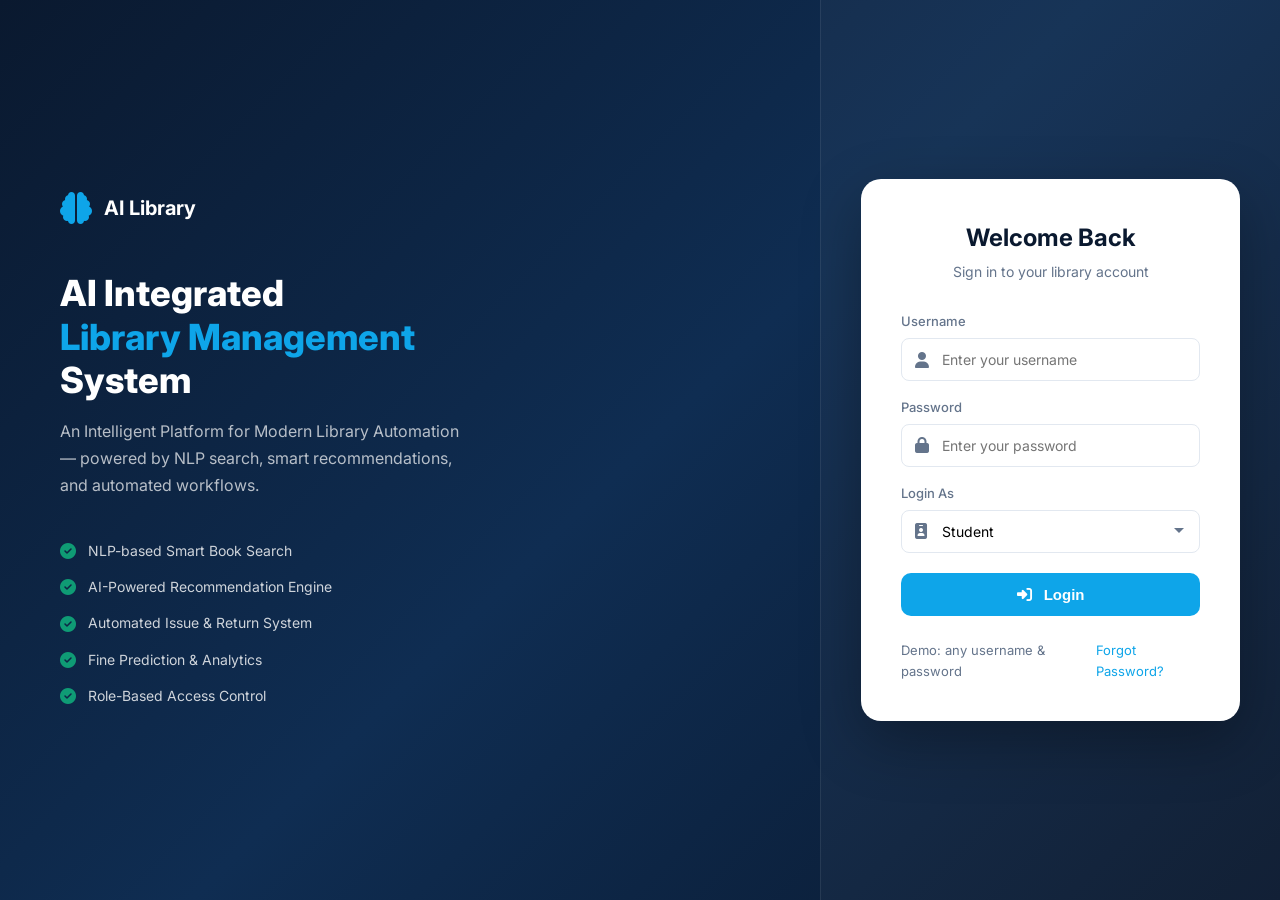
<file: library-frontend/index.html>
<!DOCTYPE html>
<html lang="en">
<head>
  <meta charset="UTF-8" />
  <meta name="viewport" content="width=device-width, initial-scale=1.0" />
  <title>AI Library — Login</title>
  <link rel="stylesheet" href="css/styles.css" />
  <link rel="stylesheet" href="css/components.css" />
  <link rel="stylesheet" href="https://cdnjs.cloudflare.com/ajax/libs/font-awesome/6.5.0/css/all.min.css" />
</head>
<body>
  <div class="login-page">
    <!-- Left Panel -->
    <div class="login-left">
      <div class="login-logo">
        <i class="fas fa-brain"></i>
        <span>AI Library</span>
      </div>
      <div class="login-tagline">
        <h1>AI Integrated<br /><span>Library Management</span><br />System</h1>
        <p>An Intelligent Platform for Modern Library Automation — powered by NLP search, smart recommendations, and automated workflows.</p>
      </div>
      <div class="login-features">
        <div class="login-feature"><i class="fas fa-check-circle"></i> NLP-based Smart Book Search</div>
        <div class="login-feature"><i class="fas fa-check-circle"></i> AI-Powered Recommendation Engine</div>
        <div class="login-feature"><i class="fas fa-check-circle"></i> Automated Issue &amp; Return System</div>
        <div class="login-feature"><i class="fas fa-check-circle"></i> Fine Prediction &amp; Analytics</div>
        <div class="login-feature"><i class="fas fa-check-circle"></i> Role-Based Access Control</div>
      </div>
    </div>

    <!-- Right Panel -->
    <div class="login-right">
      <div class="login-card">
        <div class="login-card-header">
          <h2>Welcome Back</h2>
          <p>Sign in to your library account</p>
        </div>

        <div id="loginError" class="error-msg"></div>

        <form class="login-form" id="loginForm" novalidate>
          <div class="form-group">
            <label for="username">Username</label>
            <div class="input-icon-wrap">
              <i class="fas fa-user"></i>
              <input type="text" id="username" class="form-control" placeholder="Enter your username" autocomplete="username" />
            </div>
          </div>

          <div class="form-group">
            <label for="password">Password</label>
            <div class="input-icon-wrap">
              <i class="fas fa-lock"></i>
              <input type="password" id="password" class="form-control" placeholder="Enter your password" autocomplete="current-password" />
            </div>
          </div>

          <div class="form-group">
            <label for="role">Login As</label>
            <div class="input-icon-wrap">
              <i class="fas fa-id-badge"></i>
              <select id="role" class="form-control role-select" style="padding-left:40px">
                <option value="student">Student</option>
                <option value="librarian">Librarian</option>
                <option value="admin">Admin</option>
              </select>
            </div>
          </div>

          <button type="submit" class="login-btn">
            <i class="fas fa-sign-in-alt" style="margin-right:8px"></i> Login
          </button>

          <div class="login-footer">
            <span style="font-size:13px;color:#64748B">Demo: any username &amp; password</span>
            <a href="#" class="forgot-link">Forgot Password?</a>
          </div>
        </form>
      </div>
    </div>
  </div>

  <script src="js/mock-data.js"></script>
  <script src="js/api.js"></script>
  <script src="js/app.js"></script>
</body>
</html>
</file>
<file: library-frontend/css/styles.css>
@import url('https://fonts.googleapis.com/css2?family=Inter:wght@300;400;500;600;700&display=swap');
@import url('components.css');

*, *::before, *::after { box-sizing: border-box; margin: 0; padding: 0; }


:root {
  --primary: #0A192F;
  --secondary: #0EA5E9;
  --accent: #10B981;
  --danger: #EF4444;
  --warning: #F59E0B;
  --bg: #F8FAFC;
  --card: #FFFFFF;
  --text: #1E293B;
  --text-muted: #64748B;
  --border: #E2E8F0;
  --sidebar-w: 240px;
  --navbar-h: 64px;
  --shadow: 0 1px 3px rgba(0,0,0,0.08), 0 4px 16px rgba(0,0,0,0.06);
  --shadow-md: 0 4px 6px rgba(0,0,0,0.07), 0 10px 30px rgba(0,0,0,0.1);
}

body { font-family: 'Inter', sans-serif; background: var(--bg); color: var(--text); line-height: 1.6; }

a { text-decoration: none; color: inherit; }

/* ── Scrollbar ── */
::-webkit-scrollbar { width: 6px; height: 6px; }
::-webkit-scrollbar-track { background: transparent; }
::-webkit-scrollbar-thumb { background: var(--border); border-radius: 3px; }

/* ── Buttons ── */
.btn {
  display: inline-flex; align-items: center; gap: 6px;
  padding: 8px 18px; border-radius: 8px; font-size: 14px;
  font-weight: 500; cursor: pointer; border: none;
  transition: all 0.2s ease; white-space: nowrap;
}
.btn-primary { background: var(--secondary); color: #fff; }
.btn-primary:hover { background: #0284C7; transform: translateY(-1px); box-shadow: 0 4px 12px rgba(14,165,233,0.35); }
.btn-success { background: var(--accent); color: #fff; }
.btn-success:hover { background: #059669; transform: translateY(-1px); }
.btn-danger { background: var(--danger); color: #fff; }
.btn-danger:hover { background: #DC2626; }
.btn-outline { background: transparent; color: var(--secondary); border: 1.5px solid var(--secondary); }
.btn-outline:hover { background: var(--secondary); color: #fff; }
.btn-sm { padding: 5px 12px; font-size: 12px; }
.btn-icon { padding: 8px; border-radius: 8px; background: transparent; border: none; cursor: pointer; color: var(--text-muted); transition: all 0.2s; }
.btn-icon:hover { background: var(--bg); color: var(--text); }

/* ── Cards ── */
.card {
  background: var(--card); border-radius: 12px;
  box-shadow: var(--shadow); padding: 20px;
}

/* ── Badge ── */
.badge {
  display: inline-flex; align-items: center; gap: 4px;
  padding: 3px 10px; border-radius: 20px; font-size: 11px; font-weight: 600;
}
.badge-success { background: #D1FAE5; color: #065F46; }
.badge-danger  { background: #FEE2E2; color: #991B1B; }
.badge-warning { background: #FEF3C7; color: #92400E; }
.badge-info    { background: #DBEAFE; color: #1E40AF; }
.badge-muted   { background: #F1F5F9; color: #475569; }

/* ── Tables ── */
.table-wrap { overflow-x: auto; border-radius: 12px; }
table { width: 100%; border-collapse: collapse; font-size: 14px; }
thead th { background: var(--primary); color: #fff; padding: 12px 16px; text-align: left; font-weight: 500; font-size: 13px; }
thead th:first-child { border-radius: 8px 0 0 0; }
thead th:last-child  { border-radius: 0 8px 0 0; }
tbody tr { border-bottom: 1px solid var(--border); transition: background 0.15s; }
tbody tr:hover { background: #F8FAFC; }
tbody td { padding: 12px 16px; }

/* ── Form elements ── */
.form-group { display: flex; flex-direction: column; gap: 6px; }
.form-group label { font-size: 13px; font-weight: 500; color: var(--text-muted); }
.form-control {
  padding: 10px 14px; border: 1.5px solid var(--border); border-radius: 8px;
  font-size: 14px; font-family: inherit; background: var(--card);
  transition: border-color 0.2s, box-shadow 0.2s; outline: none; width: 100%;
}
.form-control:focus { border-color: var(--secondary); box-shadow: 0 0 0 3px rgba(14,165,233,0.12); }
.form-control[readonly] { background: var(--bg); color: var(--text-muted); }

/* ── Navbar ── */
.navbar {
  position: fixed; top: 0; left: 0; right: 0; height: var(--navbar-h);
  background: var(--primary); display: flex; align-items: center;
  padding: 0 24px; z-index: 100; gap: 16px;
  box-shadow: 0 2px 8px rgba(0,0,0,0.2);
}
.navbar-brand { display: flex; align-items: center; gap: 10px; color: #fff; font-weight: 700; font-size: 17px; }
.navbar-brand i { color: var(--secondary); font-size: 20px; }
.navbar-spacer { flex: 1; }
.navbar-actions { display: flex; align-items: center; gap: 12px; }
.nav-icon-btn {
  width: 38px; height: 38px; border-radius: 50%; background: rgba(255,255,255,0.08);
  border: none; color: #fff; cursor: pointer; display: flex; align-items: center;
  justify-content: center; font-size: 16px; transition: background 0.2s; position: relative;
}
.nav-icon-btn:hover { background: rgba(255,255,255,0.15); }
.notif-dot {
  position: absolute; top: 6px; right: 6px; width: 8px; height: 8px;
  background: var(--danger); border-radius: 50%; border: 2px solid var(--primary);
}
.nav-avatar {
  width: 36px; height: 36px; border-radius: 50%; background: var(--secondary);
  color: #fff; font-weight: 700; font-size: 13px; display: flex;
  align-items: center; justify-content: center; cursor: pointer;
}
.nav-user-name { color: #fff; font-size: 14px; font-weight: 500; }

/* ── Sidebar ── */
.sidebar {
  position: fixed; top: var(--navbar-h); left: 0; bottom: 0;
  width: var(--sidebar-w); background: var(--primary);
  padding: 20px 0; overflow-y: auto; z-index: 90;
  border-right: 1px solid rgba(255,255,255,0.06);
}
.sidebar-section { padding: 8px 16px 4px; font-size: 10px; font-weight: 600;
  color: rgba(255,255,255,0.35); text-transform: uppercase; letter-spacing: 1px; }
.sidebar-link {
  display: flex; align-items: center; gap: 12px; padding: 11px 20px;
  color: rgba(255,255,255,0.65); font-size: 14px; font-weight: 400;
  transition: all 0.2s; border-left: 3px solid transparent;
}
.sidebar-link i { width: 18px; text-align: center; font-size: 15px; }
.sidebar-link:hover { color: #fff; background: rgba(255,255,255,0.06); }
.sidebar-link.active { color: var(--secondary); background: rgba(14,165,233,0.1); border-left-color: var(--secondary); font-weight: 500; }

/* ── Page layout ── */
.page-wrapper { margin-left: var(--sidebar-w); margin-top: var(--navbar-h); padding: 28px; min-height: calc(100vh - var(--navbar-h)); }
.page-header { margin-bottom: 24px; }
.page-title { font-size: 22px; font-weight: 700; color: var(--text); }
.page-subtitle { font-size: 14px; color: var(--text-muted); margin-top: 2px; }

/* ── Stats grid ── */
.stats-grid { display: grid; grid-template-columns: repeat(auto-fit, minmax(180px, 1fr)); gap: 16px; margin-bottom: 24px; }
.stat-card {
  background: var(--card); border-radius: 12px; padding: 20px;
  box-shadow: var(--shadow); display: flex; align-items: center; gap: 16px;
}
.stat-icon { width: 48px; height: 48px; border-radius: 12px; display: flex; align-items: center; justify-content: center; font-size: 20px; flex-shrink: 0; }
.stat-icon.blue   { background: #DBEAFE; color: #1D4ED8; }
.stat-icon.green  { background: #D1FAE5; color: #065F46; }
.stat-icon.red    { background: #FEE2E2; color: #991B1B; }
.stat-icon.yellow { background: #FEF3C7; color: #92400E; }
.stat-icon.purple { background: #EDE9FE; color: #5B21B6; }
.stat-icon.teal   { background: #CCFBF1; color: #0F766E; }
.stat-value { font-size: 24px; font-weight: 700; color: var(--text); line-height: 1; }
.stat-label { font-size: 12px; color: var(--text-muted); margin-top: 3px; }

/* ── Section header ── */
.section-header { display: flex; align-items: center; justify-content: space-between; margin-bottom: 16px; }
.section-title { font-size: 16px; font-weight: 600; color: var(--text); }

/* ── Toast ── */
.toast {
  position: fixed; bottom: 96px; right: 24px; background: var(--primary);
  color: #fff; padding: 12px 20px; border-radius: 10px; font-size: 14px;
  box-shadow: var(--shadow-md); z-index: 10001; display: none;
  animation: slideUp 0.3s ease;
}
.toast.show { display: block; }
.toast.success { border-left: 4px solid var(--accent); }
.toast.error   { border-left: 4px solid var(--danger); }

@keyframes slideUp { from { opacity: 0; transform: translateY(16px); } to { opacity: 1; transform: translateY(0); } }

/* ── Modal ── */
.modal-overlay {
  position: fixed; inset: 0; background: rgba(0,0,0,0.5);
  display: none; align-items: center; justify-content: center; z-index: 200;
}
.modal-overlay.open { display: flex; }
.modal {
  background: var(--card); border-radius: 16px; padding: 28px;
  width: 90%; max-width: 520px; box-shadow: var(--shadow-md);
  animation: fadeIn 0.25s ease;
}
.modal-header { display: flex; align-items: center; justify-content: space-between; margin-bottom: 20px; }
.modal-title { font-size: 18px; font-weight: 700; }
.modal-close { background: none; border: none; font-size: 20px; cursor: pointer; color: var(--text-muted); }
.modal-footer { display: flex; gap: 10px; justify-content: flex-end; margin-top: 24px; }
.form-grid { display: grid; grid-template-columns: 1fr 1fr; gap: 14px; }

@keyframes fadeIn { from { opacity: 0; transform: scale(0.96); } to { opacity: 1; transform: scale(1); } }

/* ── Responsive ── */
@media (max-width: 768px) {
  .sidebar { transform: translateX(-100%); transition: transform 0.3s; }
  .sidebar.open { transform: translateX(0); }
  .page-wrapper { margin-left: 0; padding: 16px; }
  .stats-grid { grid-template-columns: 1fr 1fr; }
  .form-grid { grid-template-columns: 1fr; }
  .nav-user-name { display: none; }
}
@media (max-width: 480px) {
  .stats-grid { grid-template-columns: 1fr; }
}
</file>
<file: library-frontend/css/components.css>
/* ── Login Page ── */
.login-page {
  min-height: 100vh; display: flex;
  background: linear-gradient(135deg, #0A192F 0%, #0F2D52 50%, #0A192F 100%);
}
.login-left {
  flex: 1; display: flex; flex-direction: column; justify-content: center;
  padding: 60px; color: #fff;
}
.login-logo { display: flex; align-items: center; gap: 12px; margin-bottom: 48px; }
.login-logo i { font-size: 32px; color: #0EA5E9; }
.login-logo span { font-size: 20px; font-weight: 700; }
.login-tagline h1 { font-size: 36px; font-weight: 800; line-height: 1.2; margin-bottom: 16px; }
.login-tagline h1 span { color: #0EA5E9; }
.login-tagline p { font-size: 16px; opacity: 0.7; max-width: 400px; line-height: 1.7; }
.login-features { margin-top: 40px; display: flex; flex-direction: column; gap: 14px; }
.login-feature { display: flex; align-items: center; gap: 12px; font-size: 14px; opacity: 0.8; }
.login-feature i { color: #10B981; font-size: 16px; }

.login-right {
  width: 460px; display: flex; align-items: center; justify-content: center;
  padding: 40px; background: rgba(255,255,255,0.03);
  border-left: 1px solid rgba(255,255,255,0.08);
}
.login-card {
  background: #fff; border-radius: 20px; padding: 40px;
  width: 100%; box-shadow: 0 20px 60px rgba(0,0,0,0.3);
}
.login-card-header { text-align: center; margin-bottom: 28px; }
.login-card-header h2 { font-size: 24px; font-weight: 700; color: var(--primary); }
.login-card-header p  { font-size: 14px; color: var(--text-muted); margin-top: 4px; }
.login-form { display: flex; flex-direction: column; gap: 16px; }
.login-form .form-control { padding: 12px 14px; }
.input-icon-wrap { position: relative; }
.input-icon-wrap i { position: absolute; left: 14px; top: 50%; transform: translateY(-50%); color: var(--text-muted); }
.input-icon-wrap .form-control { padding-left: 40px; }
.login-btn {
  width: 100%; padding: 13px; background: var(--secondary); color: #fff;
  border: none; border-radius: 10px; font-size: 15px; font-weight: 600;
  cursor: pointer; transition: all 0.2s; margin-top: 4px;
}
.login-btn:hover { background: #0284C7; transform: translateY(-1px); box-shadow: 0 6px 20px rgba(14,165,233,0.4); }
.login-footer { display: flex; justify-content: space-between; align-items: center; margin-top: 8px; }
.forgot-link { font-size: 13px; color: var(--secondary); }
.forgot-link:hover { text-decoration: underline; }
.error-msg { background: #FEE2E2; color: #991B1B; padding: 10px 14px; border-radius: 8px; font-size: 13px; display: none; }
.role-select { appearance: none; background-image: url("data:image/svg+xml,%3Csvg xmlns='http://www.w3.org/2000/svg' width='12' height='12' viewBox='0 0 12 12'%3E%3Cpath fill='%2364748B' d='M6 8L1 3h10z'/%3E%3C/svg%3E"); background-repeat: no-repeat; background-position: right 14px center; }

@media (max-width: 900px) {
  .login-left { display: none; }
  .login-right { width: 100%; background: linear-gradient(135deg, #0A192F, #0F2D52); }
  .login-card { max-width: 420px; }
}
@media (max-width: 480px) {
  .login-right { padding: 20px; }
  .login-card { padding: 28px 20px; }
}

/* ── AI Assistant Floating Action Button (FAB) & Drawer ── */
.ai-fab-container {
  position: fixed !important; bottom: 28px !important; right: 28px !important; z-index: 999999 !important;
  display: flex !important; align-items: center !important; gap: 12px !important;
}
.ai-fab-tooltip {
  background: #0F172A; color: #F8FAFC; border: 1px solid rgba(255,255,255,0.15);
  padding: 8px 16px; border-radius: 24px; font-size: 13px; font-weight: 600;
  box-shadow: 0 8px 20px rgba(0,0,0,0.3); opacity: 0; transform: translateX(10px);
  pointer-events: none; transition: all 0.3s cubic-bezier(0.16, 1, 0.3, 1);
  white-space: nowrap; display: flex; align-items: center; gap: 6px;
}
.ai-fab-container:hover .ai-fab-tooltip {
  opacity: 1; transform: translateX(0);
}
.ai-fab-btn {
  width: 60px !important; height: 60px !important; border-radius: 50% !important; border: none !important; cursor: pointer !important;
  background: linear-gradient(135deg, #0EA5E9 0%, #6366F1 100%) !important;
  color: #fff !important; font-size: 24px !important; display: flex !important; align-items: center !important; justify-content: center !important;
  box-shadow: 0 8px 25px rgba(14, 165, 233, 0.45), 0 0 0 4px rgba(99, 102, 241, 0.15) !important;
  transition: all 0.3s cubic-bezier(0.16, 1, 0.3, 1) !important; position: relative !important;
}
.ai-fab-btn:hover {
  transform: scale(1.08) rotate(5deg) !important;
  box-shadow: 0 12px 30px rgba(14, 165, 233, 0.6), 0 0 0 6px rgba(99, 102, 241, 0.25) !important;
}
.ai-fab-btn:active { transform: scale(0.95) !important; }

.ai-fab-badge {
  position: absolute; top: 0; right: 0; width: 16px; height: 16px;
  background: #EF4444; border: 2px solid #fff; border-radius: 50%;
  animation: fabPulse 2s infinite;
}
@keyframes fabPulse {
  0% { box-shadow: 0 0 0 0 rgba(239, 68, 68, 0.7); }
  70% { box-shadow: 0 0 0 10px rgba(239, 68, 68, 0); }
  100% { box-shadow: 0 0 0 0 rgba(239, 68, 68, 0); }
}

/* ── AI Assistant Drawer / Modal Interface ── */
.ai-chat-drawer {
  position: fixed !important; bottom: 98px !important; right: 28px !important; width: 420px !important; max-width: calc(100vw - 36px) !important;
  height: 580px !important; max-height: calc(100vh - 120px) !important; z-index: 999999 !important;
  background: #0F172A !important; color: #F8FAFC !important; border: 1px solid rgba(255,255,255,0.15) !important;
  border-radius: 20px !important; box-shadow: 0 25px 60px rgba(0,0,0,0.6) !important;
  display: flex !important; flex-direction: column !important; overflow: hidden !important;
  opacity: 0 !important; transform: translateY(20px) scale(0.95) !important; pointer-events: none !important;
  transition: all 0.35s cubic-bezier(0.16, 1, 0.3, 1) !important;
}
.ai-chat-drawer.open {
  opacity: 1 !important; transform: translateY(0) scale(1) !important; pointer-events: all !important;
}

.ai-chat-header {
  padding: 16px 20px; background: rgba(30, 41, 59, 0.8);
  border-bottom: 1px solid rgba(255,255,255,0.08); backdrop-filter: blur(10px);
  display: flex; align-items: center; justify-content: space-between;
}
.ai-chat-title-group { display: flex; align-items: center; gap: 12px; }
.ai-avatar-icon {
  width: 40px; height: 40px; border-radius: 12px;
  background: linear-gradient(135deg, #0EA5E9, #6366F1);
  display: flex; align-items: center; justify-content: center;
  font-size: 20px; color: #fff; box-shadow: 0 4px 12px rgba(14,165,233,0.3);
}
.ai-chat-header-text h3 { font-size: 15px; font-weight: 700; color: #F8FAFC; margin: 0; }
.ai-status-indicator { font-size: 11px; color: #38BDF8; display: flex; align-items: center; gap: 4px; }
.ai-status-dot { width: 6px; height: 6px; border-radius: 50%; background: #10B981; }

.ai-chat-actions { display: flex; align-items: center; gap: 6px; }
.ai-icon-btn {
  background: transparent; border: none; color: #94A3B8; font-size: 16px;
  width: 32px; height: 32px; border-radius: 8px; cursor: pointer;
  display: flex; align-items: center; justify-content: center; transition: all 0.2s;
}
.ai-icon-btn:hover { background: rgba(255,255,255,0.1); color: #fff; }

/* Sticky Context Alert Banner */
.ai-alert-banner {
  background: linear-gradient(135deg, #451A03 0%, #78350F 100%);
  border-bottom: 1px solid #F59E0B; padding: 12px 16px; font-size: 12px;
  display: flex; align-items: flex-start; gap: 10px; color: #FEF3C7;
}
.ai-alert-banner i { color: #F59E0B; font-size: 16px; margin-top: 2px; }
.ai-alert-content { flex: 1; }
.ai-alert-title { font-weight: 700; color: #FDE68A; margin-bottom: 2px; }
.ai-alert-btns { display: flex; gap: 8px; margin-top: 8px; }
.ai-quick-btn {
  padding: 4px 10px; border-radius: 6px; font-size: 11px; font-weight: 600;
  border: none; cursor: pointer; transition: all 0.2s;
}
.ai-quick-btn.renew { background: #0EA5E9; color: #fff; }
.ai-quick-btn.pay { background: #10B981; color: #fff; }
.ai-quick-btn:hover { opacity: 0.9; transform: translateY(-1px); }

/* Messages Area */
.ai-chat-body {
  flex: 1; padding: 16px; overflow-y: auto; display: flex;
  flex-direction: column; gap: 14px; background: #0F172A;
}
.ai-message { display: flex; gap: 10px; max-width: 88%; }
.ai-message.user { align-self: flex-end; flex-direction: row-reverse; }
.ai-message.bot { align-self: flex-start; }

.ai-msg-bubble {
  padding: 10px 14px; border-radius: 14px; font-size: 13px; line-height: 1.5;
}
.ai-message.user .ai-msg-bubble {
  background: #0EA5E9; color: #fff; border-bottom-right-radius: 2px;
}
.ai-message.bot .ai-msg-bubble {
  background: #1E293B; color: #E2E8F0; border: 1px solid rgba(255,255,255,0.06);
  border-bottom-left-radius: 2px;
}
.ai-msg-time { font-size: 10px; color: #64748B; margin-top: 4px; text-align: right; }

/* Quick Question Chips */
.ai-chips-group { display: flex; flex-wrap: wrap; gap: 6px; margin-top: 6px; }
.ai-chip-btn {
  background: rgba(255,255,255,0.06); border: 1px solid rgba(255,255,255,0.12);
  color: #38BDF8; padding: 6px 12px; border-radius: 16px; font-size: 11px;
  font-weight: 500; cursor: pointer; transition: all 0.2s; text-align: left;
}
.ai-chip-btn:hover {
  background: #0EA5E9; color: #fff; border-color: #0EA5E9; transform: translateY(-1px);
}

/* Chat Input Bar */
.ai-chat-footer {
  padding: 12px 16px; background: #1E293B;
  border-top: 1px solid rgba(255,255,255,0.08);
}
.ai-input-form { display: flex; align-items: center; gap: 8px; }
.ai-input-field {
  flex: 1; background: #0F172A; border: 1px solid rgba(255,255,255,0.15);
  border-radius: 20px; padding: 10px 16px; color: #fff; font-size: 13px;
  outline: none; transition: all 0.2s;
}
.ai-input-field:focus { border-color: #0EA5E9; box-shadow: 0 0 0 3px rgba(14,165,233,0.2); }
.ai-send-btn {
  width: 38px; height: 38px; border-radius: 50%; border: none;
  background: #0EA5E9; color: #fff; font-size: 14px; cursor: pointer;
  display: flex; align-items: center; justify-content: center; transition: all 0.2s;
}
.ai-send-btn:hover { background: #0284C7; transform: scale(1.05); }
</file>
<file: library-frontend/css/dashboard.css>
/* ── Welcome Card ── */
.welcome-card {
  background: linear-gradient(135deg, var(--primary) 0%, #0F2D52 60%, #0EA5E9 100%);
  color: #fff; border-radius: 16px; padding: 28px 32px;
  display: flex; align-items: center; justify-content: space-between;
  margin-bottom: 24px; overflow: hidden; position: relative;
}
.welcome-card::before {
  content: ''; position: absolute; right: -40px; top: -40px;
  width: 200px; height: 200px; border-radius: 50%;
  background: rgba(255,255,255,0.05);
}
.welcome-card::after {
  content: ''; position: absolute; right: 60px; bottom: -60px;
  width: 150px; height: 150px; border-radius: 50%;
  background: rgba(255,255,255,0.04);
}
.welcome-text h2 { font-size: 22px; font-weight: 700; margin-bottom: 4px; }
.welcome-text p  { font-size: 14px; opacity: 0.8; }
.welcome-icon { font-size: 56px; opacity: 0.15; position: absolute; right: 32px; }

/* ── Recommendation Cards ── */
.rec-scroll { display: flex; gap: 16px; overflow-x: auto; padding-bottom: 8px; }
.rec-scroll::-webkit-scrollbar { height: 4px; }
.rec-card {
  flex-shrink: 0; width: 150px; background: var(--card);
  border-radius: 12px; box-shadow: var(--shadow); overflow: hidden;
  transition: transform 0.2s, box-shadow 0.2s;
}
.rec-card:hover { transform: translateY(-4px); box-shadow: var(--shadow-md); }
.rec-card img { width: 100%; height: 160px; object-fit: cover; display: block; }
.rec-card-body { padding: 12px; }
.rec-card-title { font-size: 13px; font-weight: 600; margin-bottom: 2px; line-height: 1.3; }
.rec-card-author { font-size: 11px; color: var(--text-muted); margin-bottom: 8px; }

/* ── Charts ── */
.charts-grid { display: grid; grid-template-columns: 1fr 1fr; gap: 20px; margin-bottom: 24px; }
.chart-card { background: var(--card); border-radius: 12px; padding: 20px; box-shadow: var(--shadow); }
.chart-title { font-size: 15px; font-weight: 600; margin-bottom: 16px; }
.chart-wrap { position: relative; height: 220px; }

/* ── Top Books ── */
.top-book-item {
  display: flex; align-items: center; gap: 12px;
  padding: 10px 0; border-bottom: 1px solid var(--border);
}
.top-book-item:last-child { border-bottom: none; }
.rank-badge {
  width: 28px; height: 28px; border-radius: 8px; background: var(--primary);
  color: #fff; font-size: 12px; font-weight: 700;
  display: flex; align-items: center; justify-content: center; flex-shrink: 0;
}
.rank-badge.gold   { background: #F59E0B; }
.rank-badge.silver { background: #94A3B8; }
.rank-badge.bronze { background: #B45309; }
.top-book-title { font-size: 13px; font-weight: 500; flex: 1; }
.top-book-count { font-size: 12px; color: var(--text-muted); }

/* ── Tabs ── */
.tabs { display: flex; gap: 4px; background: var(--bg); border-radius: 10px; padding: 4px; margin-bottom: 24px; width: fit-content; }
.tab-btn {
  padding: 9px 24px; border-radius: 8px; border: none; background: transparent;
  font-size: 14px; font-weight: 500; cursor: pointer; color: var(--text-muted);
  transition: all 0.2s;
}
.tab-btn.active { background: var(--card); color: var(--secondary); box-shadow: var(--shadow); }

/* ── Issue/Return form ── */
.issue-form { max-width: 560px; }
.fine-box {
  background: #FEF3C7; border: 1.5px solid #F59E0B; border-radius: 10px;
  padding: 14px 18px; margin: 16px 0; display: flex; align-items: center; gap: 12px;
}
.fine-box i { color: #D97706; font-size: 20px; }
.fine-amount { font-size: 20px; font-weight: 700; color: #92400E; }

/* ── Search page ── */
.search-hero { text-align: center; padding: 32px 0 24px; }
.search-hero h1 { font-size: 26px; font-weight: 700; color: var(--primary); margin-bottom: 8px; }
.search-hero p  { color: var(--text-muted); font-size: 15px; margin-bottom: 20px; }
.search-bar-wrap { position: relative; max-width: 640px; margin: 0 auto; }
.search-bar-wrap i { position: absolute; left: 16px; top: 50%; transform: translateY(-50%); color: var(--text-muted); font-size: 16px; }
.search-input {
  width: 100%; padding: 14px 16px 14px 46px; border-radius: 12px;
  border: 2px solid var(--border); font-size: 15px; font-family: inherit;
  outline: none; transition: border-color 0.2s, box-shadow 0.2s;
}
.search-input:focus { border-color: var(--secondary); box-shadow: 0 0 0 4px rgba(14,165,233,0.12); }
.filter-chips { display: flex; gap: 8px; flex-wrap: wrap; margin: 16px 0 24px; }
.chip {
  padding: 6px 16px; border-radius: 20px; border: 1.5px solid var(--border);
  background: var(--card); font-size: 13px; cursor: pointer; font-weight: 500;
  transition: all 0.2s; color: var(--text-muted);
}
.chip:hover, .chip.active { background: var(--secondary); color: #fff; border-color: var(--secondary); }
.books-grid { display: grid; grid-template-columns: repeat(auto-fill, minmax(200px, 1fr)); gap: 20px; }
.book-card {
  background: var(--card); border-radius: 12px; box-shadow: var(--shadow);
  overflow: hidden; transition: transform 0.2s, box-shadow 0.2s;
}
.book-card:hover { transform: translateY(-4px); box-shadow: var(--shadow-md); }
.book-card img { width: 100%; height: 180px; object-fit: cover; display: block; }
.book-card-body { padding: 14px; }
.book-card-title { font-size: 14px; font-weight: 600; margin-bottom: 3px; }
.book-card-author { font-size: 12px; color: var(--text-muted); margin-bottom: 10px; }
.book-card-footer { display: flex; align-items: center; justify-content: space-between; margin-top: 10px; }
.empty-state { text-align: center; padding: 60px 20px; color: var(--text-muted); }
.empty-state i { font-size: 56px; margin-bottom: 16px; opacity: 0.3; }
.empty-state p { font-size: 15px; }

/* ── Recommendations page ── */
.rec-grid { display: grid; grid-template-columns: repeat(auto-fill, minmax(180px, 1fr)); gap: 20px; }
.rec-full-card {
  background: var(--card); border-radius: 12px; box-shadow: var(--shadow);
  overflow: hidden; transition: transform 0.2s, box-shadow 0.2s;
}
.rec-full-card:hover { transform: translateY(-4px); box-shadow: var(--shadow-md); }
.rec-full-card img { width: 100%; height: 200px; object-fit: cover; display: block; }
.rec-full-card-body { padding: 14px; }
.match-score { display: inline-flex; align-items: center; gap: 4px; font-size: 12px; font-weight: 600; color: var(--accent); margin-bottom: 6px; }

/* ── Fines page ── */
.fines-summary { display: grid; grid-template-columns: repeat(3, 1fr); gap: 16px; margin-bottom: 24px; }

/* ── Manage Books ── */
.manage-toolbar { display: flex; align-items: center; gap: 12px; margin-bottom: 20px; flex-wrap: wrap; }
.manage-toolbar .search-input { max-width: 300px; padding: 9px 14px 9px 38px; font-size: 14px; }

@media (max-width: 900px) {
  .charts-grid { grid-template-columns: 1fr; }
  .fines-summary { grid-template-columns: 1fr; }
}
@media (max-width: 600px) {
  .welcome-card { flex-direction: column; align-items: flex-start; gap: 12px; }
  .books-grid { grid-template-columns: 1fr 1fr; }
  .rec-grid { grid-template-columns: 1fr 1fr; }
}
</file>
